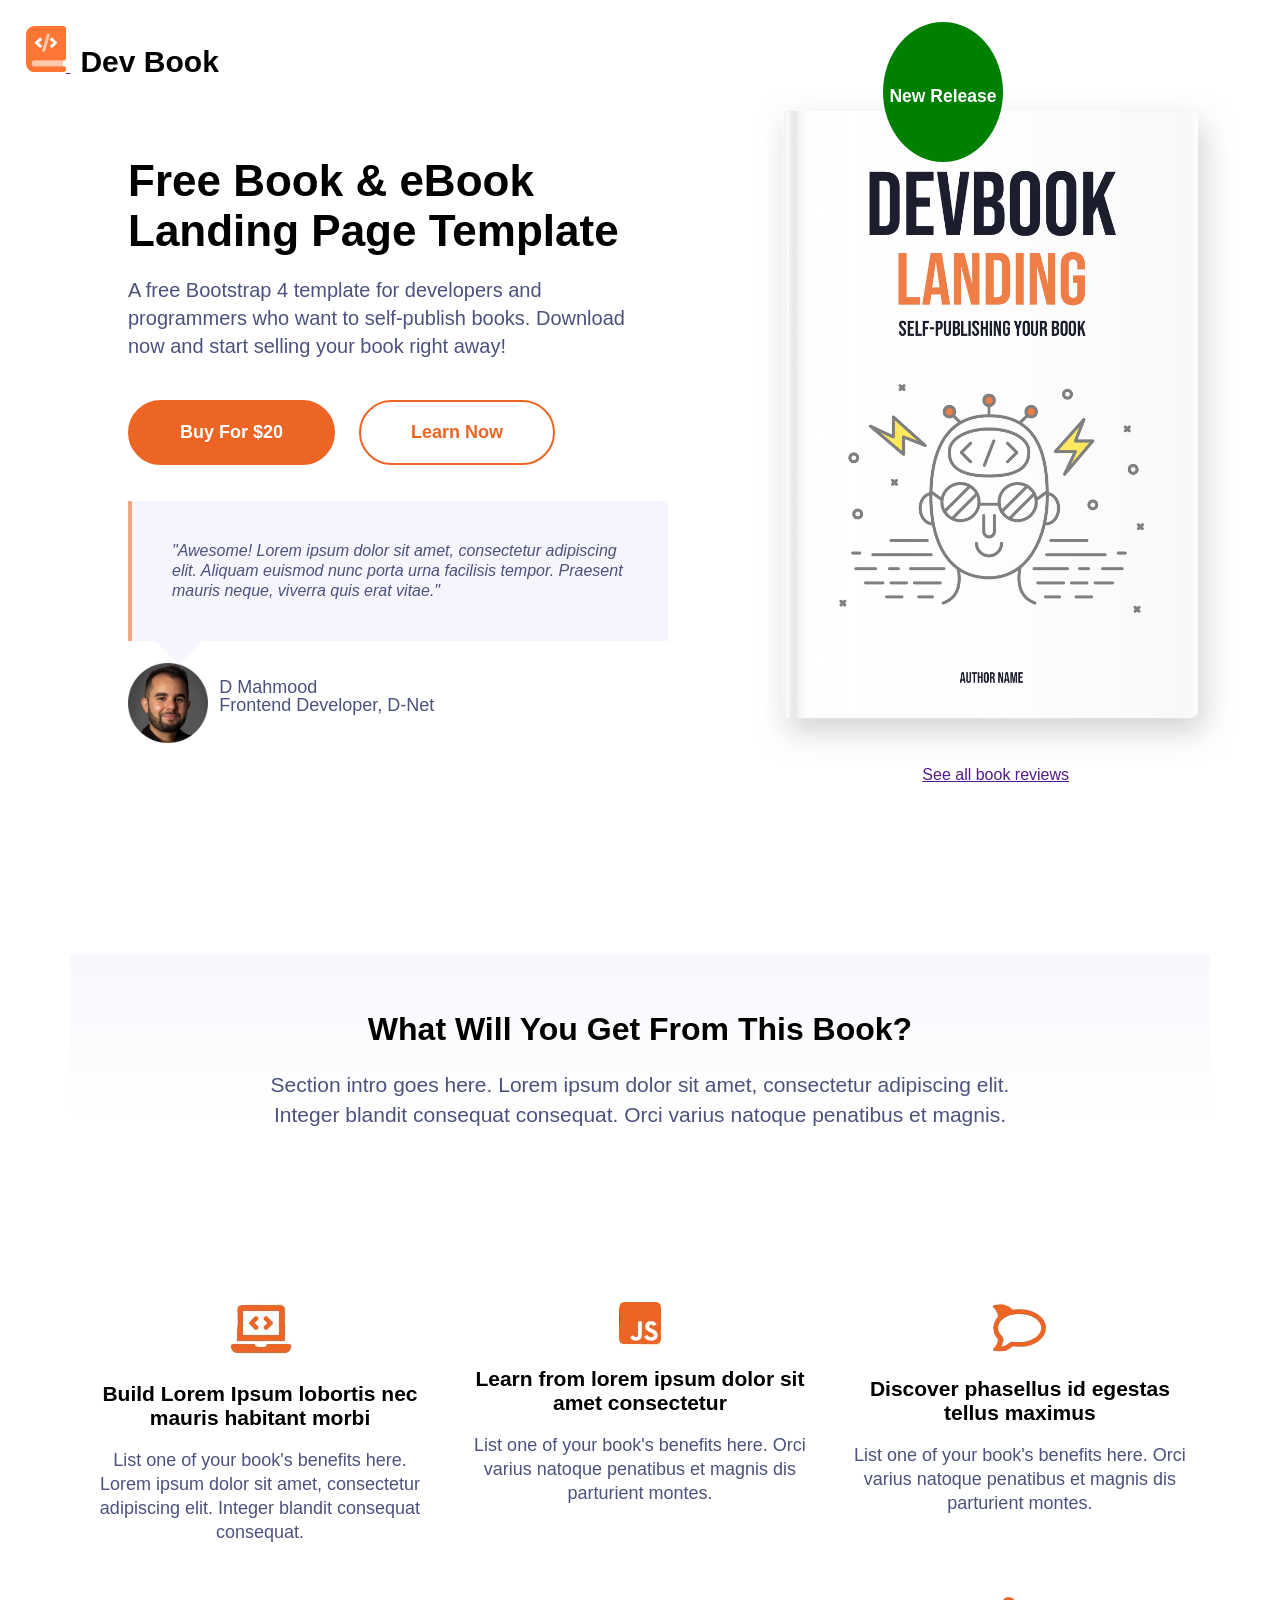
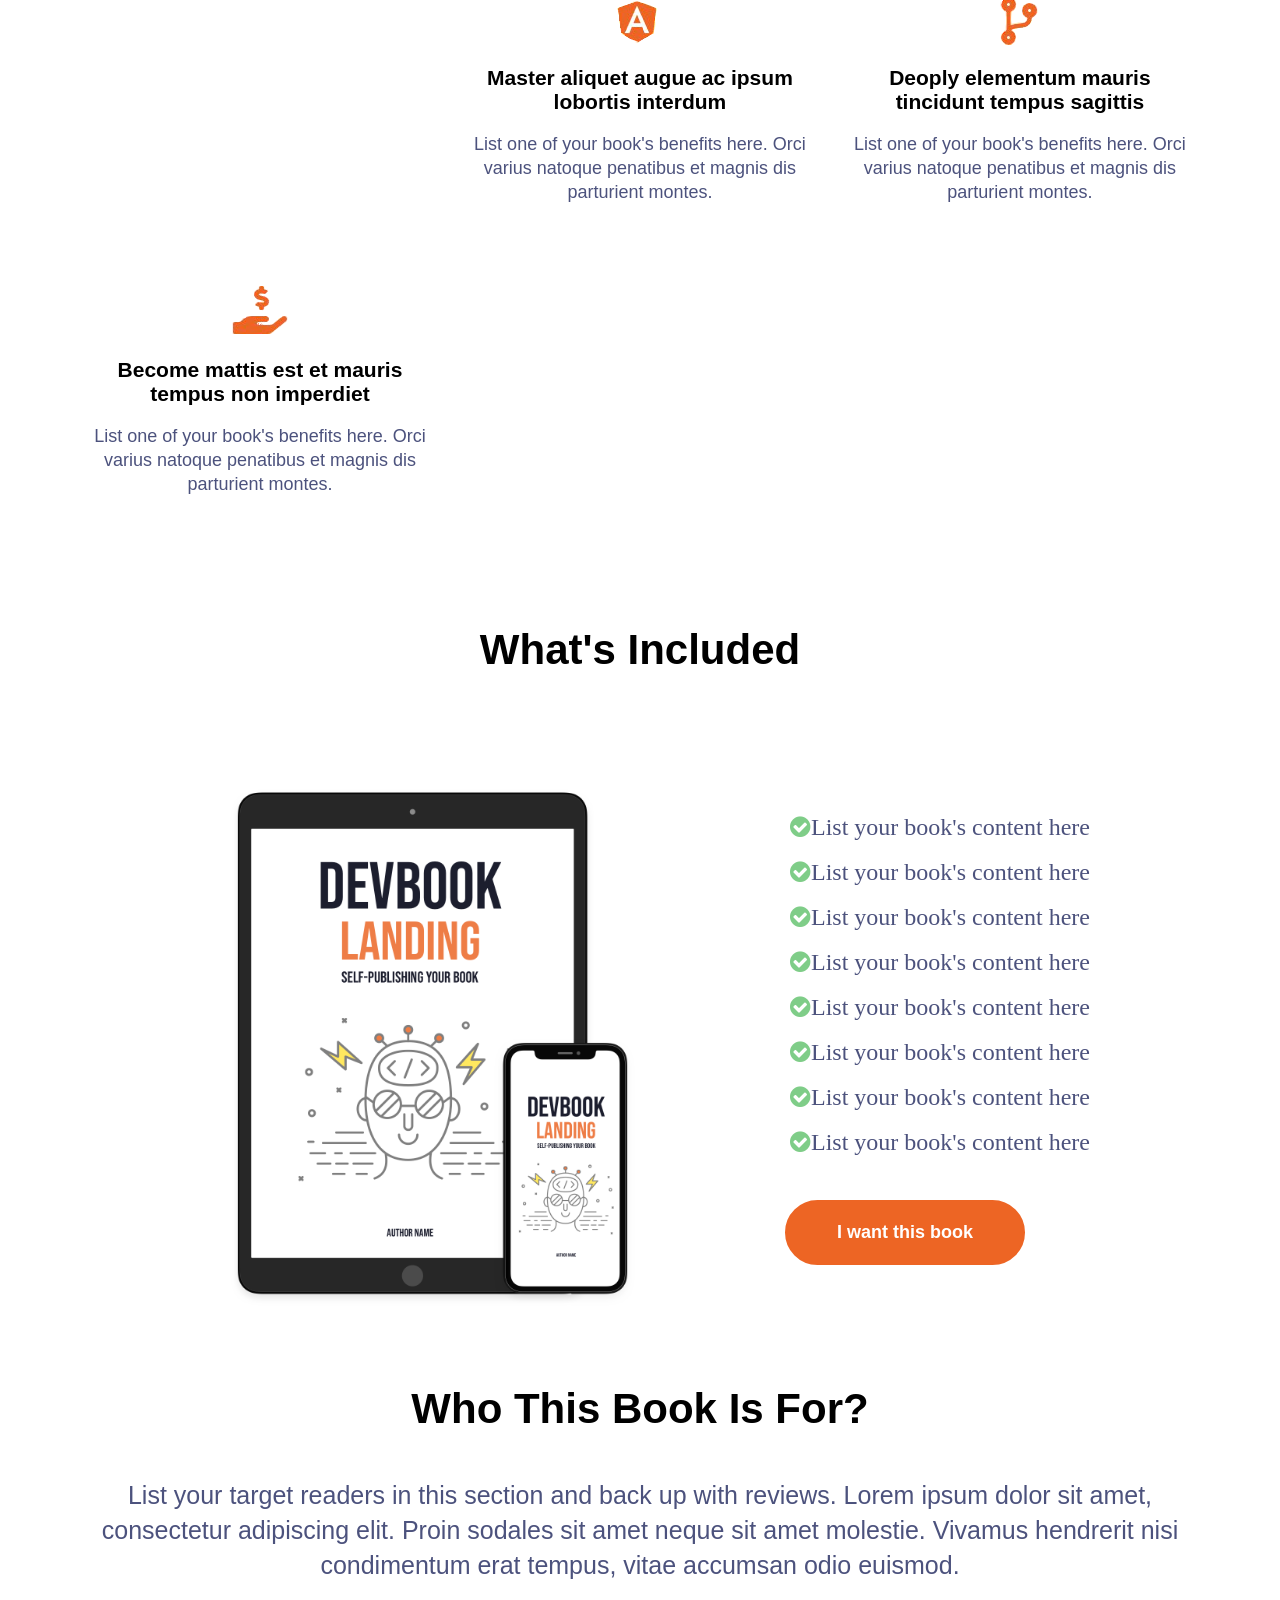
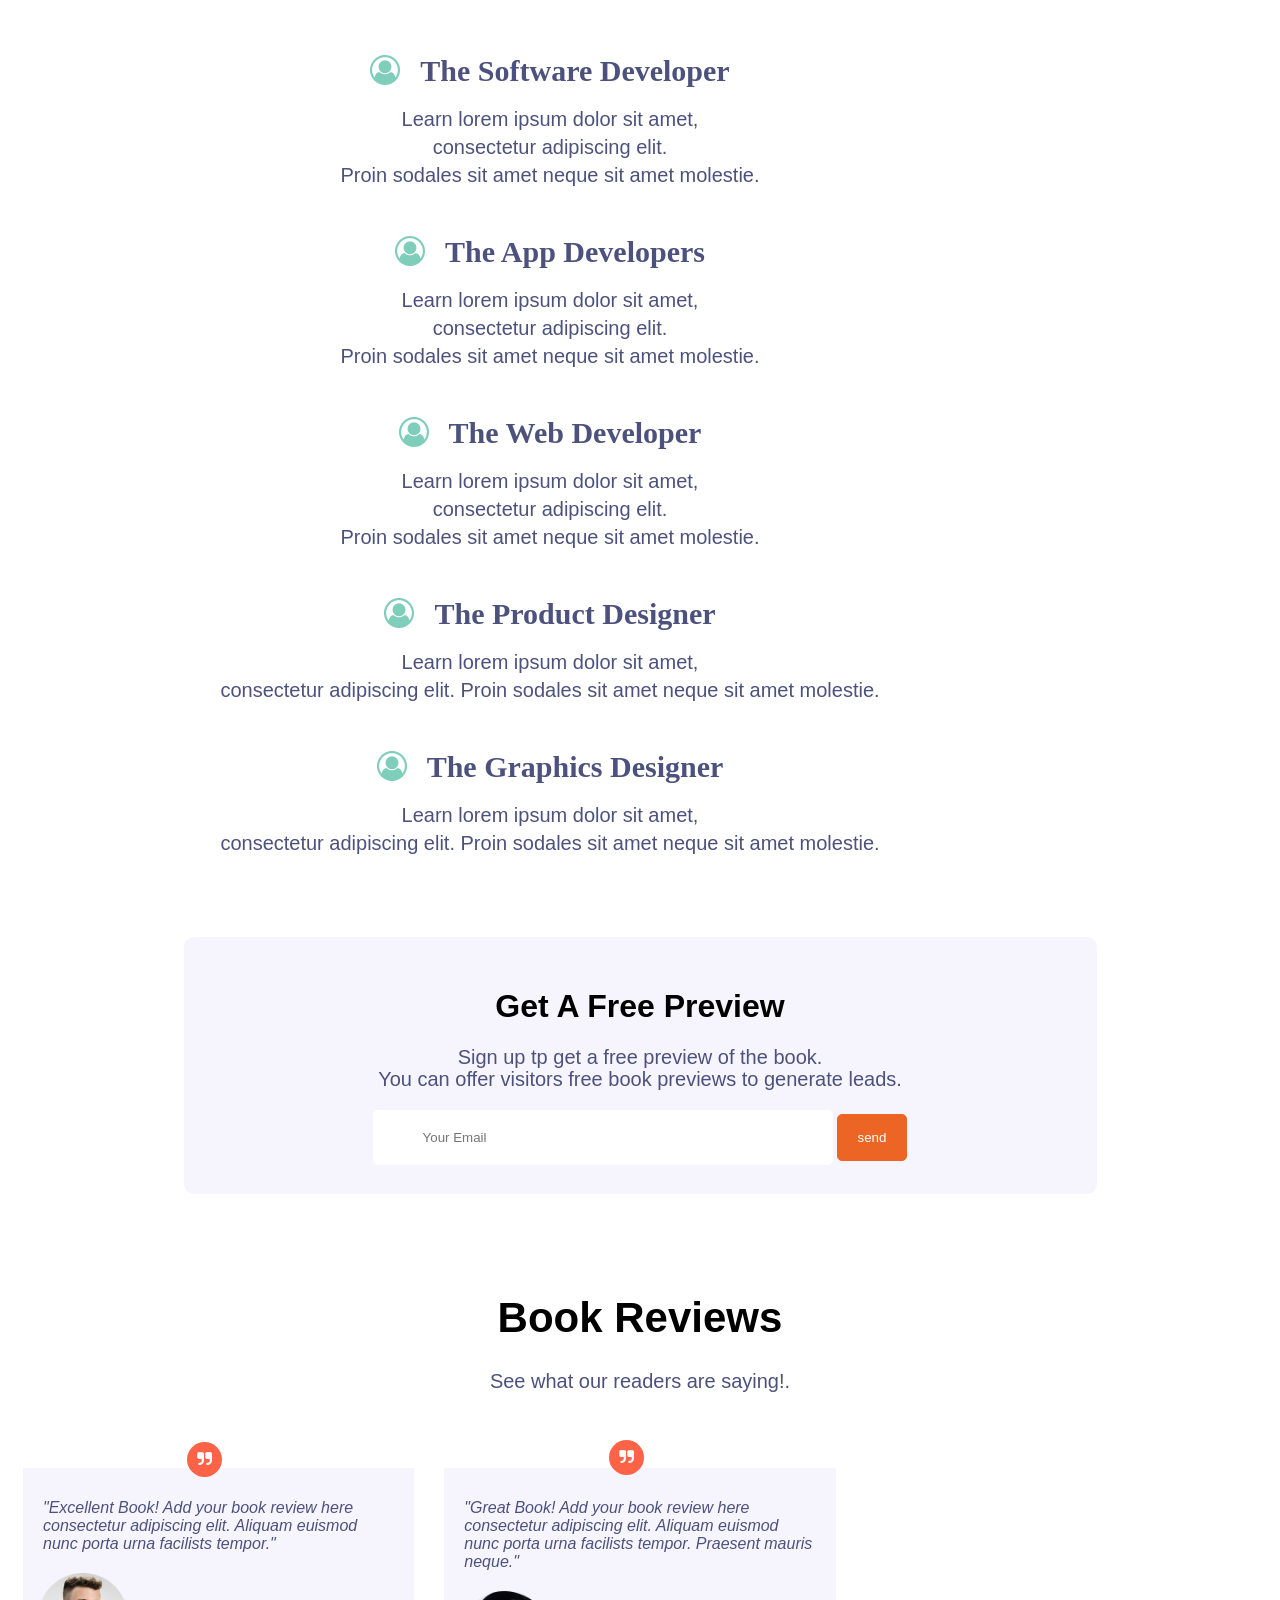
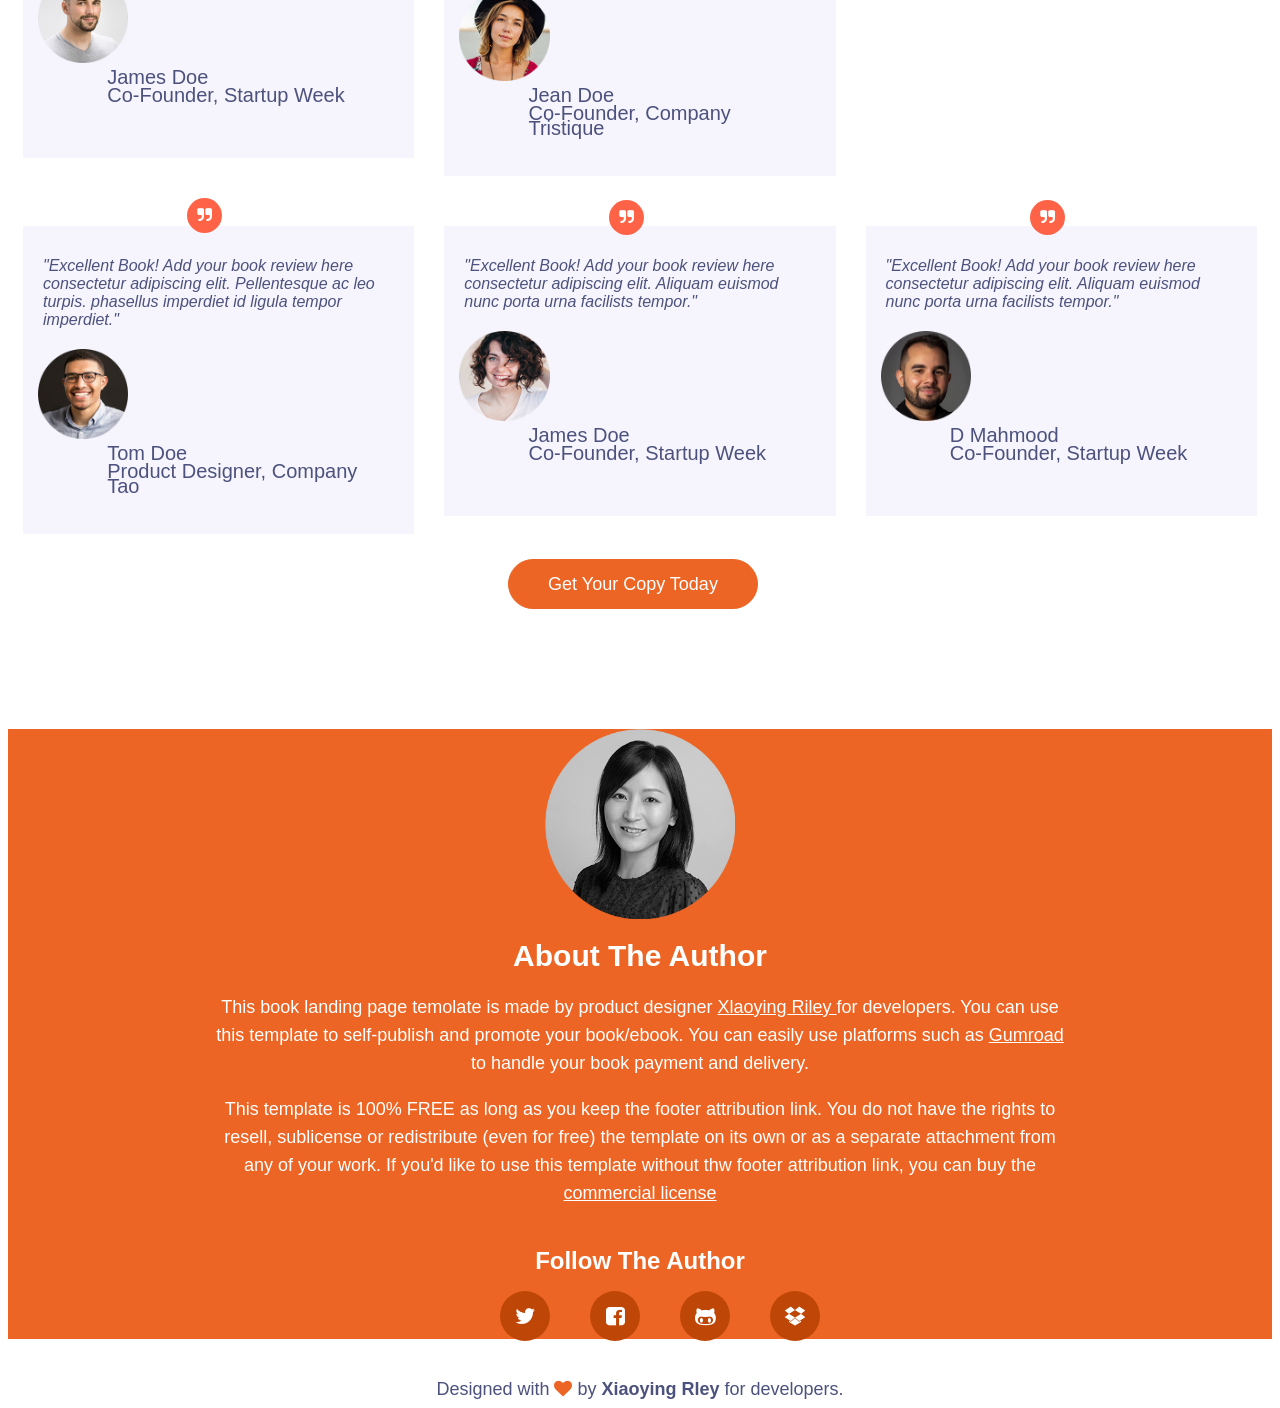
<file: index.html>
<!DOCTYPE html>
<html>
<head>
	<!--***The content of this document is to show the understanding from the SSB-289(Combo Online 19) Assignment-1. HTML content Developed by Atae Dayem Syed Mahmood Ullah***-->
	<!-- --------------------------------------- -->
	<!-- Stay Alert & Stay Safe, Have a Good Day, Enjoy the coding  -->

	<title>Book Template </title>

	<!-- CSS Link -->
<link rel="stylesheet" type="text/css" href="https://stackpath.bootstrapcdn.com/font-awesome/4.7.0/css/font-awesome.min.css">
<link rel="stylesheet" type="text/css" href="CSS/style.css">
</head>
<!-- End of Head -->
<!-- --------------------------------------- -->

<!-- Start of Body Part -->
<body>
	<div class= "header">
		<a href> <img src= "img/site-logo.svg"> </a>
		<span style="padding-bottom: 10px;">Dev Book</span>
		
	</div>

	<div class = "banner">
		<div class= "container">

			<div class="row">
				<div class="col-6 left">
					<div class="banner-left">
							<h1>Free Book & eBook Landing Page Template
					</h1>
					<p>A free Bootstrap 4 template for developers and programmers who want to self-publish books. Download now and start selling your book right away!
					</p>
					<div class="banner-button">
						<button class="left-button">
						 Buy For $20</button>
						<button class="right-button">Learn Now</button>
					</div>
					<div class="testomonial">
						<div class="message">
							<div class="corner-box">
								
							</div>

							<p> "Awesome! Lorem ipsum dolor sit amet, consectetur adipiscing elit. Aliquam euismod nunc porta urna facilisis tempor. Praesent mauris neque, viverra quis erat vitae."</p>

							
							
						</div>
						<div class="user">
							<div class="row">
								
							</div>
							<div class="col-1">
								<img src= "img/profiles/profile-5.png">

							</div>
							<div class="col-11">
								<div class="user-info"> 
									<p>D Mahmood</p>
								<p>Frontend Developer, D-Net</p>
								</div>
							</div>
						</div>
						
					</div>
					</div>

				</div>
				<div class="col-6 right">
					<div class="banner-right">
						<div class="right-img">
							<div class="circle"><h3> New Release</h3>
								
							</div>
							<img src="img/devbook-cover.png" width="100%">
							
						</div>
						
						<div class="see-all">
							<a href= "">See all book reviews</a>
							
						</div>
					</div>


					
				</div>
			</div>
		</div>

	</div>

</div>
<!-- --------------------------------------- -->

	
<!-- Service Section HTML Code Starts From Here
 -->

<div class="service">
	<div class="container">
		<div class="service-title">
			<h1>What Will You Get From This Book?</h1>
			<p>Section intro goes here. Lorem ipsum dolor sit amet, consectetur adipiscing elit.<br> Integer blandit consequat consequat. Orci varius natoque penatibus et magnis.</p>
		</div>
		<div class="service-body">
			<div class="col">
				<div class="item">
					<img src="img/01.png">
				<h3>
					Build Lorem Ipsum lobortis nec mauris habitant morbi
				</h3>
				<p> List one of your book's benefits here.
						Lorem ipsum dolor sit amet, consectetur
						adipiscing elit. Integer blandit consequat
						consequat.</p>
			</div>
				</div>

				<div class="col">
				<div class="item">
					<img src="img/02.png">
				<h3>
					Learn from lorem ipsum dolor sit amet consectetur
				</h3>
				<p> List one of your book's benefits here. Orci
					varius natoque penatibus et magnis dis parturient montes.</p>
			</div>
				</div>

				<div class="col">
				<div class="item">
					<img src="img/03.png">
				<h3>Discover phasellus id egestas tellus maximus			</h3>
				<p> List one of your book's benefits here. Orci
					varius natoque penatibus et magnis dis
					parturient montes.</p>
	
			</div>
				</div>
				<div class="col">
				<div class="item">
					<img src="img/04.png">
				<h3>Master aliquet augue ac ipsum lobortis interdum				</h3>
				<p> List one of your book's benefits here. Orci
					varius natoque penatibus et magnis dis
					parturient montes.</p>
	
			</div>
				</div>
				<div class="col">
				<div class="item">
					<img src="img/05.png">
				<h3>
					Deoply elementum mauris tincidunt tempus sagittis
				</h3>
				<p> List one of your book's benefits here.
					Orci varius natoque penatibus et magnis dis
					parturient montes.</p>
	
			</div>
				</div>
				<div class="col">
				<div class="item">
					<img src="img/06.png">
				<h3>
					Become mattis est et mauris tempus non imperdiet
				</h3>
				<p> List one of your book's benefits here.
					Orci varius natoque penatibus et magnis dis
					parturient montes.</p>
	
			</div>

		</div>
	</div>
</div>
</div>
<!--Service Section HTML Code End Here-->
<!-- --------------------------------------- -->


<!-- Item Section HTML Code Starts From Here -->
<div class="item-section">
	<div class="container">
		<div class="item-title">
			<h1>What's Included</h1>
		</div>
		<div class="item body">
			<div class="col-5">
				<div class="item-img">
					<img src="img/devbook-devices.png" width="75%">
				</div>
			
			</div>
			<div class="col-5">
				<div class="item-text">
						<ul>
							<li><i class="fa fa-check-circle"></i>List your book's content here</li>
							<li><i class="fa fa-check-circle"></i>List your book's content here</li>
							<li><i class="fa fa-check-circle"></i>List your book's content here</li>
							<li><i class="fa fa-check-circle"></i>List your book's content here</li>
							<li><i class="fa fa-check-circle"></i>List your book's content here</li>
							<li><i class="fa fa-check-circle"></i>List your book's content here</li>
							<li><i class="fa fa-check-circle"></i>List your book's content here</li>
							<li><i class="fa fa-check-circle"></i>List your book's content here</li>
						</ul>
				
						<button class="button">
						 I want this book</button>
			</div>
			
		</div>
		
	</div>
	
</div>
</div>




<!-- Item Section HTML Code Ends Here -->
<!-- --------------------------------------- -->
<!-- Who Section HTML Code Starts Here -->

<div class="who">
	<div class="container">
		<div class="who-title">
<h1>Who This Book Is For?</h1>
<p>List your target readers in this section and back up with reviews.  Lorem ipsum dolor sit amet, consectetur adipiscing elit. Proin sodales sit amet neque sit amet molestie. Vivamus hendrerit nisi condimentum erat tempus, vitae accumsan odio euismod.
</p>
</div>
<div class="who-text">
	<ul>
		<li><i class="fa fa-user-circle-o"></i>The Software Developer</li>
		<p>Learn lorem ipsum dolor sit amet,<br> consectetur adipiscing elit. <br>Proin sodales sit amet neque sit amet molestie.
</p>

		<li><i class="fa fa-user-circle-o"></i>The App Developers</li>
		<p>Learn lorem ipsum dolor sit amet,<br> consectetur adipiscing elit.<br> Proin sodales sit amet neque sit amet molestie.
</p>

		<li><i class="fa fa-user-circle-o"></i>The Web Developer</li>
		<p>Learn lorem ipsum dolor sit amet,<br> consectetur adipiscing elit.<br> Proin sodales sit amet neque sit amet molestie.
</p>
		<li><i class="fa fa-user-circle-o"></i>The Product Designer</li>
		<p>Learn lorem ipsum dolor sit amet, <br>consectetur adipiscing elit. Proin sodales sit amet neque sit amet molestie.
</p>
		<li><i class="fa fa-user-circle-o"></i>The Graphics Designer</li>
		<p>Learn lorem ipsum dolor sit amet, <br>consectetur adipiscing elit. Proin sodales sit amet neque sit amet molestie.
</p>


	</ul>
</div>
</div>
</div>

<!-- Who Section HTML Code Ends Here -->
<!-- --------------------------------------- -->
<!-- Subscribe Section HTML Code Starts Here -->

<div class="subscribe">
	<div class="container">
	<div class="subscribe-body">
	<div class="subscribe-box">
		<h1>Get A Free Preview</h1>
		<p>Sign up tp get a free preview of the book.<br> You can offer visitors free book previews to generate leads.</p>
		<form>
		
			<input type="email" class="email-input" name="" placeholder="Your Email">

		<input class="send-button" type="submit" name="" value="send">
		</form>
	</div>	
	</div>	
	</div>
</div>

<!-- Subscribe Section HTML Code Ends Here -->
<!-- --------------------------------------- -->
<!-- Breview Section HTML Code Starts Here -->

<div class="breview">
	<div class="container">
		<div class="breview-title">
			<h1>Book Reviews</h1>

			<p>See what our readers are saying!.</p>

		</div>
		</div>
	<!-- Profile 1 -->
		
			<div class="brcol">
				<div class="breview-box">
					<div class="testimonial-icon">
						<i class="fa fa-quote-right"></i>	</div>

						<div class="breview-text">
						<p>
							<i>"Excellent Book! Add your book review here consectetur adipiscing elit. Aliquam euismod nunc porta urna facilists tempor."</i>
						</p>	
						</div>
						<div class="bruser1">
							<div class="brcol1">
							<div class="brcol2">
								<img src="img/profiles/profile-1.png">
								
							</div>	
							<div class="brcol22">
								<div class="bruser-inf">
							<p>James Doe</p>	
							<p>Co-Founder, Startup Week</p>

								</div>
							</div>
							</div>
						</div>
				</div>
			</div>
		
	
		
<!-- Profile 2 -->
		
			<div class="brcol">
				<div class="breview-box">
					<div class="testimonial-icon">
						<i class="fa fa-quote-right"></i>	</div>

						<div class="breview-text">
						<p>
							<i>"Great Book! Add your book review here consectetur adipiscing elit. Aliquam euismod nunc porta urna facilists tempor. Praesent mauris neque."</i>
						</p>	
						</div>
						<div class="bruser1">
							<div class="brcol1">
							<div class="brcol2">
								<img src="img/profiles/profile-2.png">
								
							</div>	
							<div class="brcol22">
								<div class="bruser-inf">
							<p>Jean Doe</p>	
							<p>Co-Founder, Company Tristique</p>

								</div>
							</div>
							</div>
						</div>
				</div>
			</div>
</div>
	
<!-- Profile 3 -->
		
			<div class="brcol">
				<div class="breview-box">
					<div class="testimonial-icon">
						<i class="fa fa-quote-right"></i>	</div>

						<div class="breview-text">
						<p>
							<i>"Excellent Book! Add your book review here consectetur adipiscing elit. Pellentesque ac leo turpis. phasellus imperdiet id ligula tempor imperdiet."</i>
						</p>	
						</div>
						<div class="bruser1">
							<div class="brcol1">
							<div class="brcol2">
								<img src="img/profiles/profile-3.png">
								
							</div>	
							<div class="brcol22">
								<div class="bruser-inf">
							<p>Tom Doe</p>	
							<p>Product Designer, Company Tao</p>

								</div>
							</div>
							</div>
						</div>
				</div>
			</div>
		</div>
	</div>
</div>
<!-- Profile 4 -->
		
			<div class="brcol">
				<div class="breview-box">
					<div class="testimonial-icon">
						<i class="fa fa-quote-right"></i>	</div>

						<div class="breview-text">
						<p>
							<i>"Excellent Book! Add your book review here consectetur adipiscing elit. Aliquam euismod nunc porta urna facilists tempor."</i>
						</p>	
						</div>
						<div class="bruser1">
							<div class="brcol1">
							<div class="brcol2">
								<img src="img/profiles/profile-4.png">
								
							</div>	
							<div class="brcol22">
								<div class="bruser-inf">
							<p>James Doe</p>	
							<p>Co-Founder, Startup Week</p>	

								</div>
							</div>
							</div>
						</div>
				</div>
			</div>
		</div>
	</div>

	<!-- Profile 5 -->
		
			<div class="brcol">
				<div class="breview-box">
					<div class="testimonial-icon">
						<i class="fa fa-quote-right"></i>	</div>

						<div class="breview-text">
						<p>
							<i>"Excellent Book! Add your book review here consectetur adipiscing elit. Aliquam euismod nunc porta urna facilists tempor."</i>
						</p>	
						</div>
						<div class="bruser1">
							<div class="brcol1">
							<div class="brcol2">
								<img src="img/profiles/profile-5.png">
								
							</div>	
							<div class="brcol22">
								<div class="bruser-inf">
							<p>D Mahmood</p>	
							<p>Co-Founder, Startup Week</p>	

								</div>
							</div>
							</div>
						</div>
				</div>
			</div>
		</div>
	</div>
</div>

	<button class="middle">Get Your Copy Today</button>

<!-- Breview Section HTML Code Ends Here -->
<!-- --------------------------------------- -->

<!-- About Section HTML Code Starts Here -->
<div class="about">
	<div class="user-profile">
<img src="img/profiles/author-profile.png">
	<h1>About The Author</h1>	
	<p>This book landing page temolate is made by product designer <a href=""> Xlaoying Riley </a>
	 for developers. You can use<br> this template to self-publish and promote your book/ebook. You can easily use platforms such as <a href="">Gumroad </a> <br>
	 to handle your book payment and delivery.

	</p>

	<p>This template is 100% FREE as long as you keep the footer attribution link. You do not have the rights to <br>resell, sublicense or redistribute (even for free) the template on its own or as a separate attachment from <br> any of your work. If you'd like to use this template without thw footer attribution link, you can buy the <br>
	<a href="">commercial license</a>
	</p>
	
	
</div>
<!-- About Section HTML Code Ends Here -->
<!-- --------------------------------------- -->
<!-- Social-icon Section HTML Code Starts Here -->


<div class="author">
	<h1>Follow The Author</h1>	
</div>
<div class="social-icon">
	<ul style="text-align: center;">
		<li>
			<a href="https://www.twitter.com"><i class="fa fa-twitter" aria-hidden="true"></i>
</li><li>
			<a href="https:/facebook.com"><i class="fa fa-facebook-square" aria-hidden="true"></i></a>


		</li><li>
			<a href="https://www.github.com/"><i class="fa fa-github-alt" aria-hidden="true"></i>

</li><li>
			<a href="https://wwww.dropbox.com"><i class="fa fa-dropbox" aria-hidden="true"></i></i></a>
		</li>


	</ul>
</div>
</div>

	</div>
	</div>
<!-- Social-icon Section HTML Code Starts Here -->
<!-- --------------------------------------- -->


<!-- footer Section -->
	<div class="footer-note">
		<span>Designed with <i class="fa fa-heart" aria-hidden="true"></i> by <b>Xiaoying Rley</b> for developers.
	</span></div>
	
</div>

 
</div>

<!-- End of footer side -->
<!-- --------------------------------------- -->

</body>
	<!-- End of Body-->
	<!-- Thanks for checking out. Stay Blessed -->

</html>
<!-- Goodbye -->
</file>
<file: CSS/style.css>
/*Google fonts intregrate*/
@import url (<style>
@import url('https://fonts.googleapis.com/css2?family=Quicksand:wght@300;400;500;600;700&family=Roboto:ital,wght@0,100;0,300;0,400;0,500;0,700;0,900;1,100;1,300;1,400;1,500;1,700;1,900&display=swap');
</style>)

/* global CSS */
*{
	margin: 0;
	padding: 0;
}
h1,h2,h3,h4,h5,h6{
font-family: 'Quicksand', sans-serif;
}
a, span, p, input{
	font-family: 'Roboto', sans-serif;

}
/* header part of the CSS */
.header{
	width: 100%;
	background: #ffff;
	padding:18px;
	line-height:20px;
}

.header span{
	font-size: 30px;
	font-weight: 600;
	margin-left: 10px;
}
.banner{
	width: 100%;
	height: 80vh;
}
.container{
	width : 1140px;
	margin: 0 auto;
}
.row{
	width: 100%;
    float: left;
    margin: -2px 24px;
}
.col-6 {
	width: 47%;
	float: left;
	
}

.col-1{
	width: 15%;
	float: left;
}
.col-11{
	width: 85%;
	float: right;
}
.banner .left{
	padding: 34px;
}

.banner .left h1{
	font-size: 44px;
	margin-bottom: 16px;
}
.banner .left p{
	font-size: 20px;
    line-height: 28px;
    margin-bottom: 20px;
    color: #4c527d;
}
.banner button{
	padding: 20px 50px;
    border-radius: 35px;
    outline: none;
    border: 2px solid #ed6524;
    margin-right: 20px;
    margin-top: 20px;
    margin-bottom: 20px;
    font-weight: 600;

}
.banner .left-button{
	background: #ed6524;
	font-size: 18px;
	color: white;
}
.banner .right-button{
	background: #ffff;
	color: #ed6524;
	font-size: 18px;
}

.banner .right-button:hover{
	background-color: #ed6524;
	color: white;
	transition: 1s;
}

}
.testomonial{
	width: 100%;
	margin: 30px 0;
}

.message{
	height: 140px;
	width: 100%;
	background: #f6f4fc;
	border-left: 4px solid #f5a782;
	position: relative;

}
.message p{
	font-size: 16px !important;
	padding: 40px !important;
	line-height: 20px !important;
	font-style: italic;
}

.corner-box{
	height: 40px;
	width: 40px;
	background: #f6f4fc;
	position: absolute;
	bottom: -15px;
	left: 5%;
	transform: rotate(45deg);
}

.user{
	width: 70%;
	height: 70px;
	margin-top: 22px;
}
.user img{
	width: 80px;
}

.user-info{
	padding: 15px 35px;
}

.user-info p{
	margin: 0 !important;
	padding: 0 !important;
	font-weight: 400 !important;
	line-height: 18px !important;
	font-size: 18px !important;
}
.banner-right{
	margin-left: 60px;
}
.see-all{
	width: 100%;
    text-align: center;
}
.see-all a:hover{
	color: #ed6524;
}
.banner .circle{
	height: 140px;
    width: 120px;
    background: green;
    border-radius: 50%;
    line-height: 112px;
    text-align: center;
    color: white;
    font-size: 15px;
    position: absolute;
    right: 277px;
    top: 22px;
}

/*End of 1st part of CSS Code*/
/*-----------------------------------------------*/
/*Service Section CSS Code Starts From Here*/

.service{
	width: 100%;
	height: 60vh;
	text-align: center;
	padding:140px 0;

}

.service-body{
	width: 100%;
	float: left;
	padding: 80px 0!important;
}

.col{
	width: 33.33%;
	float:left;
}
.service-title{
	padding: 35px 0;
    text-align: center;
    background-image: linear-gradient(to bottom,#f6f8fc 0%,#ffff 70%);
}

}
.service-title h1{
	margin: 10px 0;
	font-size: 50px;
}
.service-title p{
	font-size:21px;
	line-height:30px;
	color: #4c527d;
}
.item{
	text-align: center;
    padding: 32px 20px;

}
.item h3{
	margin: 15px 0;
    font-size: 21px;
}
.item p{
	color: #4c527d;
	line-height: 24px;
	font-size: 18px;
}
/*Service Section CSS Code Starts Ends Here*/
/*-----------------------------------------------*/
/*Item Section CSS Code Starts From Here*/

.item-selection{
	width 100%
	height: 60vh;
	padding: 100px 0;

}
.item-title{
text-align: center;

}
.item-title h1{
	font-size: 42px;

}
.item-body{
	width: 100%
	float left;

}
.col-5 {
	width: 50%;
	float: left;
	margin: 50px 0;

}
.item-img{
	padding: 5px;
	text-align: right;
}
.item-text{
	padding: 6px;
    font-size: 24px;
}
.item-text ul li {
	list-style: none;
	color: #4c527d;;
	margin-bottom: 18px;
	margin-left: 10px;
}
.item-text ul li i{
	color: #7FCD88

}
.item-text button {
    background: #ed6524;
    font-size: 18px;
    color: white;
    padding: 20px 50px;
    border-radius: 35px;
    outline: none;
    border: 2px solid #ed6524;
    margin-right: 20px;
    margin-top: 20px;
    margin-bottom: 20px;
    font-weight: 600;
    cursor: pointer;
 }

/*Service Section CSS Code Ends Here*/
/*-----------------------------------------------*/
/*Who Section CSS Code Starts Here*/

.who{
	width: 100%;
	display: flow-root;
	padding:10px 0;
    text-align: center;
}
.who-title{
text-align: center;

}
.who-title h1{
	font-size: 42px;
	margin: 10px 0px;
	text-align: center;

}
.who-title p{
	padding: 20px;
	font-size: 25px;
	line-height: 35px;
	color:  #4c527d;
}
.who-text{
	font-size: 20px;
    margin: 0 20px;
    margin-top: 10px;
    line-height: 28px;
    font-weight: 400;
    color: #4c527d;
}
.who-text ul li {
 	list-style: none;
    width: 100%;
    font-weight: 600;
    font-size: 30px;
    padding-top: 27px;
}


.who-text{
    margin-left: -200px;
}

.who-text ul li i{
	color: #7FCDBB;
    margin-right: 20px;
}

.who-text ul li p {
    font-size: 20px;
    margin: 0 50px;
    margin-top: 10px;
    line-height: 24px;
    font-weight: 400;
    color: #4c527d;
}

/*Who Section CSS Code Ends Here*/
/*-----------------------------------------------*/
/*Subscribe Section CSS Code Starts Here*/

.subscribe{
	width: 100%;
	display: flow-root;
	padding: 50px 0;
}

.subscribe-box {
	background-color: #f6f4fc;
    padding: 29px;
    text-align: center;
    width: 75%;
    margin: 0px auto;
    border-radius: 10px;
    transition: all 0.5s ease-in-out;
}
.subscribe-box h1 {
    font-size: 32px;
}
.subscribe-box p{
	color: #4c527d;
	margin: 20px;
	line-height: 22px;
	 font-size: 20px;
}
.email-input {
    padding: 20px 50px;
    width: 360px;
    border-radius: 5px;
    border: none;
    font-weight: 400;
}
.send-button {
    padding: 15px 20px;
    font-weight: 400;
    background-color: #ed6524;
    color: white;
    border: 1px solid #ed6524;
    border-radius: 5px;
}
/*Subscribe Section CSS Code Ends Here*/
/*-----------------------------------------------*/
/*Breview Section CSS Code Starts Here*/
.breview {
    width: 100%;
    display: flow-root;
}
.breview-title {
    margin: 50px 0px;
    text-align: center;
}
.breview-title h1 {
    font-size: 42px;
}
.breview-title p {
    color: #4c527d;
    font-size: 20px;
}
.breview-1 {
    width: 100%;
    float: left;
}
.brol{
	width: 100%;
    float: left;
    margin-left: 40px;
}
.brcol {
    width: 33.33%;
    float: left;
}

/*Breview Section- Space CSS Code Starts Here*/
 
.breview-box {
    padding: 15px;
    background-color: #f6f4fc;
    position: relative;
    margin: 25px 15px;
}
.testimonial-icon {
    height: 35px;
    width: 35px;
    border-radius: 50%;
    background: tomato;
    position: absolute;
    left: 42%;
    top: -9%;
    text-align: center;
    line-height: 35px;
    color: white;
}
.breview-text {
    margin: 0 5px;
}
.breview-text p {
    color: #4c527d;
}
.bruser1 {
    width: 100%;
    height: 170px;
    margin-top: 20px;
}
.brocol1 {
    width: 100%;
    float: left;
    margin: 0 18px;
}
.brocol2 {
    width: 20%;
    float: left;
}
.bruser1 img {
    width: 25%;
}
.brcol22 {
    width: 85%;
    float: right;
}
.brcol22 p {
    color: #4c527d;
}
.bruser-inf p {
     margin: 3px 15px;
    line-height: 15px;
    font-size: 20px !important;
}
.middle {
    padding: 10px 8px;
    margin: 0 500px;
    color: white;
    border: 1px solid #ed6524;
    border-radius: 25px;
    background-color: #ed6524;
	height: 50px;
    width: 250px;
    font-size: 18px;
    margin-bottom: 50px;
}



/*Breview Section CSS Code Ends Here*/
/*-----------------------------------------------*/
/*About Section- CSS Code Starts Here*/
.about {
     width: 100%;
    display: flow-root;
    background:#ed6524 ;
    height: 610px;
    margin-top: 70px;
}
.user-profile img {
    width: 15%;
    margin-bottom: 30px;
    margin-top: -50px;
    display: block;
    margin: auto;

}
.about h1 {
    font-size: 30px;
    color: white;
    text-align: center;
}
.about p {
    margin-top: 12px;
    line-height: 28px;
    color: white;
    text-align: center;
     font-size: 18px;
}
.about p a {
    color: white;
}
/*Social Icon*/

.author h1 {
    text-align: center;
    margin-top: 40px;
    font-size: 24px;
}
.social-icon ul li {
    list-style: none;
    display: inline-block;
    
}
.social-icon  i {
    font-size: 22px;
    height: 50px;
    width: 50px;
    background: #BE4707;
    border-radius: 100%;
    text-align: center;
    line-height: 50px;
    color: white;
    margin: 0 20px;
}
/*Footer Section- CSS Code */


.footer{
    width: 100%;
    display: flow-root;
    height: 100px;
    background: white;  
}

.footer-note{
    text-align: center;
    margin-top: 40px;
}

.footer-note span{
    font-size: 18px !important;
    color: #4c527d;
}

.footer-note i{
    color: #ed6524 ;
}


/*About Section-  CSS Code Ends Here*/
/*-----------------------------------------------*/
</file>
